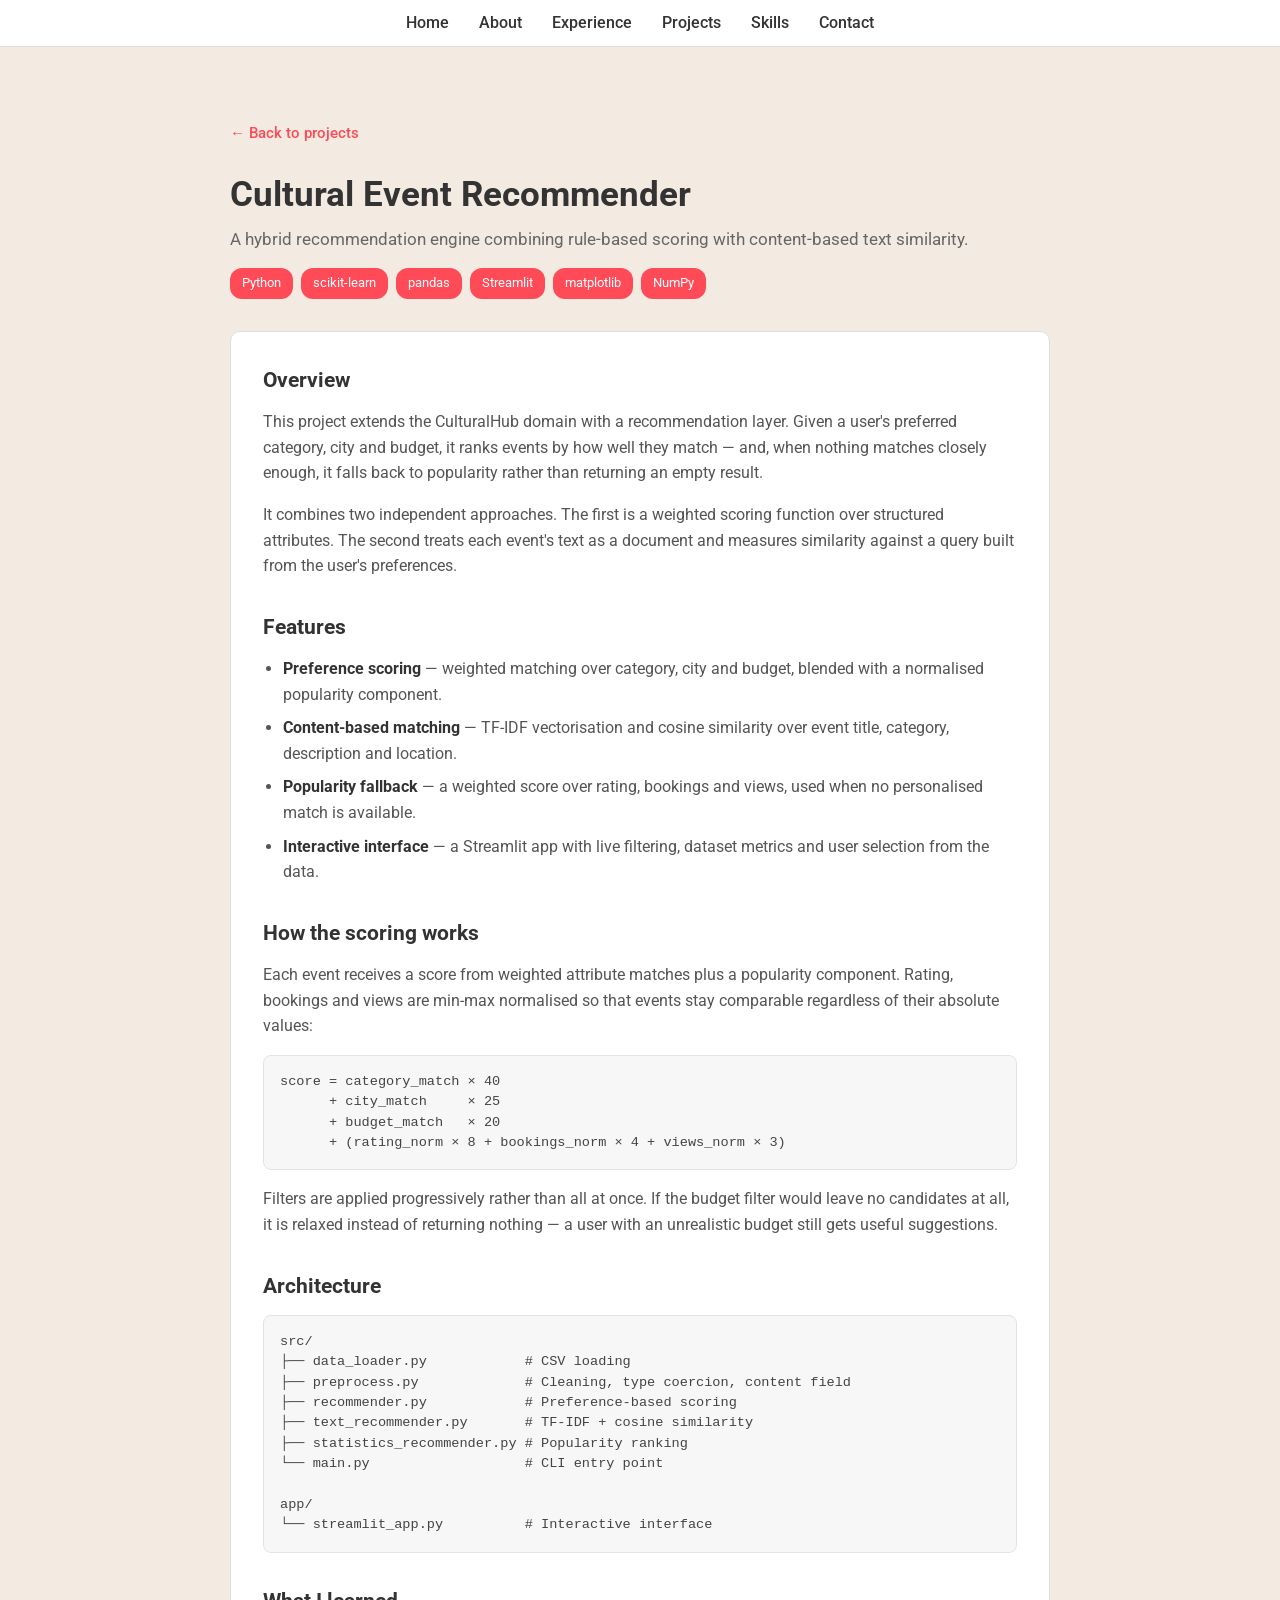
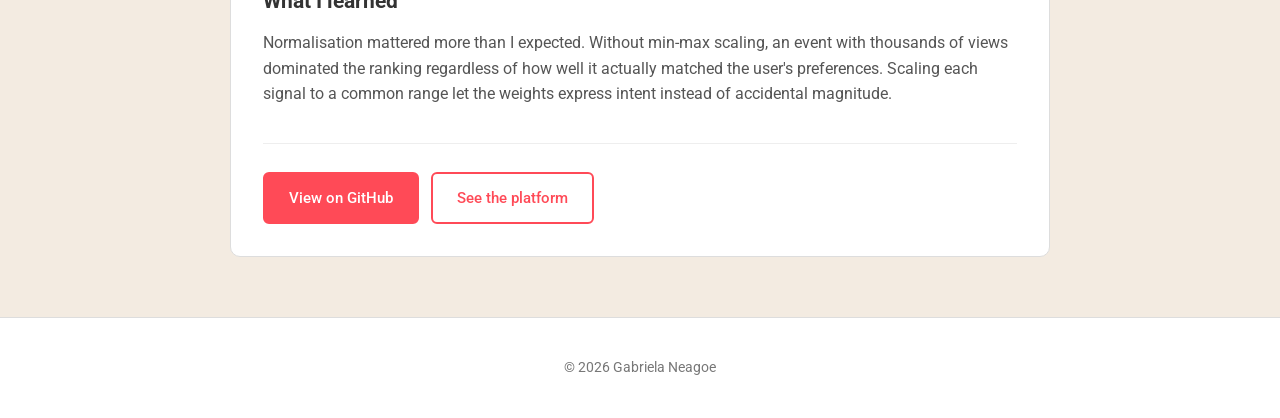
<file: projects/cultural-event-recommender.html>
<!DOCTYPE html>
<html lang="en">
<head>
    <meta charset="UTF-8">
    <meta name="viewport" content="width=device-width, initial-scale=1.0">
    <title>Cultural Event Recommender — Gabriela Neagoe</title>
    <link rel="stylesheet" href="../style.css">
    <link rel="stylesheet" href="../project-page.css">
    <link href="https://fonts.googleapis.com/css2?family=Roboto:wght@400;500;700&display=swap" rel="stylesheet">
</head>
<body>
    <header>
        <nav>
            <ul>
                <li><a href="../index.html#home">Home</a></li>
                <li><a href="../index.html#about">About</a></li>
                <li><a href="../index.html#experience">Experience</a></li>
                <li><a href="../index.html#projects">Projects</a></li>
                <li><a href="../index.html#skills">Skills</a></li>
                <li><a href="../index.html#contact">Contact</a></li>
            </ul>
        </nav>
    </header>

    <main class="project-page">
        <div class="project-page-inner">
            <a href="../index.html#projects" class="back-link">&larr; Back to projects</a>

            <h1 class="project-title">Cultural Event Recommender</h1>
            <p class="project-subtitle">A hybrid recommendation engine combining rule-based
               scoring with content-based text similarity.</p>

            <div class="project-stack">
                <span class="stack-chip">Python</span>
                <span class="stack-chip">scikit-learn</span>
                <span class="stack-chip">pandas</span>
                <span class="stack-chip">Streamlit</span>
                <span class="stack-chip">matplotlib</span>
                <span class="stack-chip">NumPy</span>
            </div>

            <div class="project-body">
                <h2>Overview</h2>
                <p>This project extends the CulturalHub domain with a recommendation layer.
                   Given a user's preferred category, city and budget, it ranks events by how
                   well they match — and, when nothing matches closely enough, it falls back
                   to popularity rather than returning an empty result.</p>

                <p>It combines two independent approaches. The first is a weighted scoring
                   function over structured attributes. The second treats each event's text
                   as a document and measures similarity against a query built from the
                   user's preferences.</p>

                <h2>Features</h2>
                <ul>
                    <li><strong>Preference scoring</strong> — weighted matching over category,
                        city and budget, blended with a normalised popularity component.</li>
                    <li><strong>Content-based matching</strong> — TF-IDF vectorisation and
                        cosine similarity over event title, category, description and location.</li>
                    <li><strong>Popularity fallback</strong> — a weighted score over rating,
                        bookings and views, used when no personalised match is available.</li>
                    <li><strong>Interactive interface</strong> — a Streamlit app with live
                        filtering, dataset metrics and user selection from the data.</li>
                </ul>

                <h2>How the scoring works</h2>
                <p>Each event receives a score from weighted attribute matches plus a
                   popularity component. Rating, bookings and views are min-max normalised so
                   that events stay comparable regardless of their absolute values:</p>

                <div class="code-block">score = category_match × 40
      + city_match     × 25
      + budget_match   × 20
      + (rating_norm × 8 + bookings_norm × 4 + views_norm × 3)</div>

                <p>Filters are applied progressively rather than all at once. If the budget
                   filter would leave no candidates at all, it is relaxed instead of
                   returning nothing — a user with an unrealistic budget still gets useful
                   suggestions.</p>

                <h2>Architecture</h2>
                <div class="code-block">src/
├── data_loader.py            # CSV loading
├── preprocess.py             # Cleaning, type coercion, content field
├── recommender.py            # Preference-based scoring
├── text_recommender.py       # TF-IDF + cosine similarity
├── statistics_recommender.py # Popularity ranking
└── main.py                   # CLI entry point

app/
└── streamlit_app.py          # Interactive interface</div>

                <h2>What I learned</h2>
                <p>Normalisation mattered more than I expected. Without min-max scaling, an
                   event with thousands of views dominated the ranking regardless of how well
                   it actually matched the user's preferences. Scaling each signal to a common
                   range let the weights express intent instead of accidental magnitude.</p>

                <div class="project-actions">
                    <a href="https://github.com/F1N3G/cultural_event_recommender" class="btn-primary" target="_blank" rel="noopener">View on GitHub</a>
                    <a href="cultural-hub.html" class="btn-outline">See the platform</a>
                </div>
            </div>
        </div>
    </main>

    <footer><p>&copy; 2026 Gabriela Neagoe</p></footer>
</body>
</html>
</file>
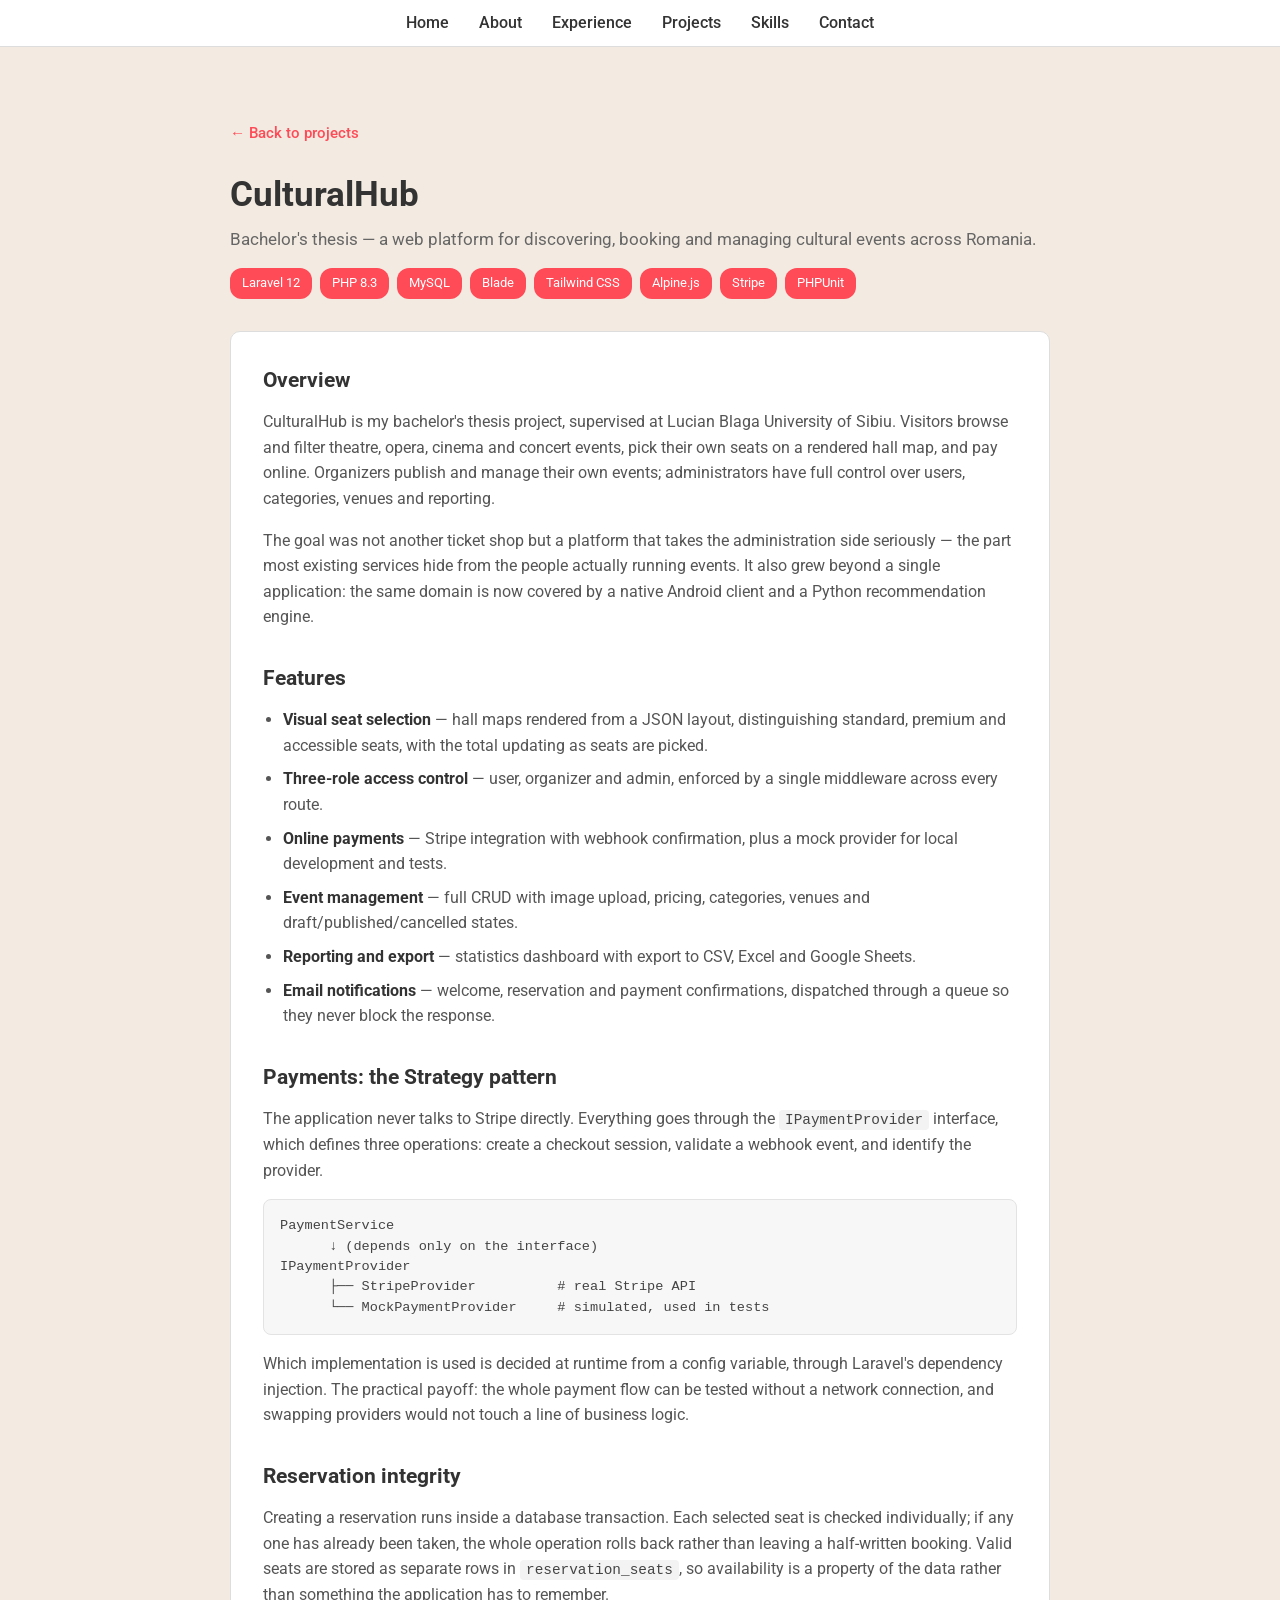
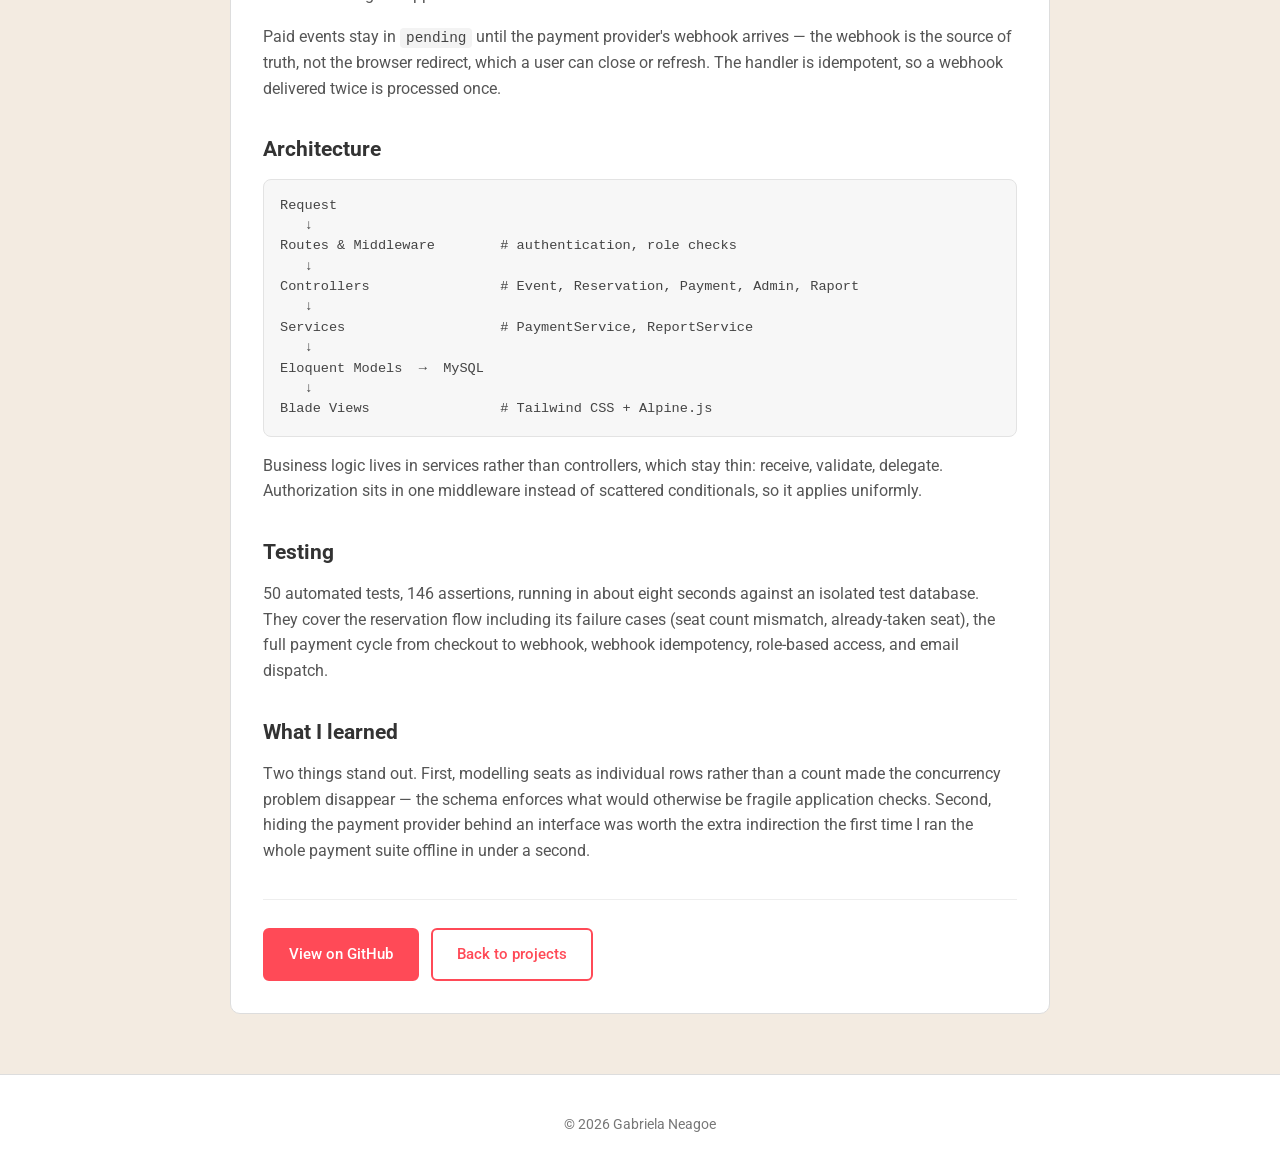
<file: projects/cultural-hub.html>
<!DOCTYPE html>
<html lang="en">
<head>
    <meta charset="UTF-8">
    <meta name="viewport" content="width=device-width, initial-scale=1.0">
    <title>CulturalHub — Gabriela Neagoe</title>
    <link rel="stylesheet" href="../style.css">
    <link rel="stylesheet" href="../project-page.css">
    <link href="https://fonts.googleapis.com/css2?family=Roboto:wght@400;500;700&display=swap" rel="stylesheet">
</head>
<body>
    <header>
        <nav>
            <ul>
                <li><a href="../index.html#home">Home</a></li>
                <li><a href="../index.html#about">About</a></li>
                <li><a href="../index.html#experience">Experience</a></li>
                <li><a href="../index.html#projects">Projects</a></li>
                <li><a href="../index.html#skills">Skills</a></li>
                <li><a href="../index.html#contact">Contact</a></li>
            </ul>
        </nav>
    </header>

    <main class="project-page">
        <div class="project-page-inner">
            <a href="../index.html#projects" class="back-link">&larr; Back to projects</a>

            <h1 class="project-title">CulturalHub</h1>
            <p class="project-subtitle">Bachelor's thesis — a web platform for discovering,
               booking and managing cultural events across Romania.</p>

            <div class="project-stack">
                <span class="stack-chip">Laravel 12</span>
                <span class="stack-chip">PHP 8.3</span>
                <span class="stack-chip">MySQL</span>
                <span class="stack-chip">Blade</span>
                <span class="stack-chip">Tailwind CSS</span>
                <span class="stack-chip">Alpine.js</span>
                <span class="stack-chip">Stripe</span>
                <span class="stack-chip">PHPUnit</span>
            </div>

            <div class="project-body">
                <h2>Overview</h2>
                <p>CulturalHub is my bachelor's thesis project, supervised at Lucian Blaga
                   University of Sibiu. Visitors browse and filter theatre, opera, cinema and
                   concert events, pick their own seats on a rendered hall map, and pay
                   online. Organizers publish and manage their own events; administrators
                   have full control over users, categories, venues and reporting.</p>

                <p>The goal was not another ticket shop but a platform that takes the
                   administration side seriously — the part most existing services hide from
                   the people actually running events. It also grew beyond a single
                   application: the same domain is now covered by a native Android client and
                   a Python recommendation engine.</p>

                <h2>Features</h2>
                <ul>
                    <li><strong>Visual seat selection</strong> — hall maps rendered from a
                        JSON layout, distinguishing standard, premium and accessible seats,
                        with the total updating as seats are picked.</li>
                    <li><strong>Three-role access control</strong> — user, organizer and
                        admin, enforced by a single middleware across every route.</li>
                    <li><strong>Online payments</strong> — Stripe integration with webhook
                        confirmation, plus a mock provider for local development and tests.</li>
                    <li><strong>Event management</strong> — full CRUD with image upload,
                        pricing, categories, venues and draft/published/cancelled states.</li>
                    <li><strong>Reporting and export</strong> — statistics dashboard with
                        export to CSV, Excel and Google Sheets.</li>
                    <li><strong>Email notifications</strong> — welcome, reservation and
                        payment confirmations, dispatched through a queue so they never
                        block the response.</li>
                </ul>

                <h2>Payments: the Strategy pattern</h2>
                <p>The application never talks to Stripe directly. Everything goes through
                   the <code>IPaymentProvider</code> interface, which defines three
                   operations: create a checkout session, validate a webhook event, and
                   identify the provider.</p>

                <div class="code-block">PaymentService
      ↓ (depends only on the interface)
IPaymentProvider
      ├── StripeProvider          # real Stripe API
      └── MockPaymentProvider     # simulated, used in tests</div>

                <p>Which implementation is used is decided at runtime from a config variable,
                   through Laravel's dependency injection. The practical payoff: the whole
                   payment flow can be tested without a network connection, and swapping
                   providers would not touch a line of business logic.</p>

                <h2>Reservation integrity</h2>
                <p>Creating a reservation runs inside a database transaction. Each selected
                   seat is checked individually; if any one has already been taken, the whole
                   operation rolls back rather than leaving a half-written booking. Valid
                   seats are stored as separate rows in <code>reservation_seats</code>, so
                   availability is a property of the data rather than something the
                   application has to remember.</p>

                <p>Paid events stay in <code>pending</code> until the payment provider's
                   webhook arrives — the webhook is the source of truth, not the browser
                   redirect, which a user can close or refresh. The handler is idempotent, so
                   a webhook delivered twice is processed once.</p>

                <h2>Architecture</h2>
                <div class="code-block">Request
   ↓
Routes &amp; Middleware        # authentication, role checks
   ↓
Controllers                # Event, Reservation, Payment, Admin, Raport
   ↓
Services                   # PaymentService, ReportService
   ↓
Eloquent Models  →  MySQL
   ↓
Blade Views                # Tailwind CSS + Alpine.js</div>

                <p>Business logic lives in services rather than controllers, which stay thin:
                   receive, validate, delegate. Authorization sits in one middleware instead
                   of scattered conditionals, so it applies uniformly.</p>

                <h2>Testing</h2>
                <p>50 automated tests, 146 assertions, running in about eight seconds against
                   an isolated test database. They cover the reservation flow including its
                   failure cases (seat count mismatch, already-taken seat), the full payment
                   cycle from checkout to webhook, webhook idempotency, role-based access,
                   and email dispatch.</p>

                <h2>What I learned</h2>
                <p>Two things stand out. First, modelling seats as individual rows rather
                   than a count made the concurrency problem disappear — the schema enforces
                   what would otherwise be fragile application checks. Second, hiding the
                   payment provider behind an interface was worth the extra indirection the
                   first time I ran the whole payment suite offline in under a second.</p>

                <div class="project-actions">
                    <a href="https://github.com/F1N3G/cultural-hub" class="btn-primary" target="_blank" rel="noopener">View on GitHub</a>
                    <a href="../index.html#projects" class="btn-outline">Back to projects</a>
                </div>
            </div>
        </div>
    </main>

    <footer><p>&copy; 2026 Gabriela Neagoe</p></footer>
</body>
</html>
</file>
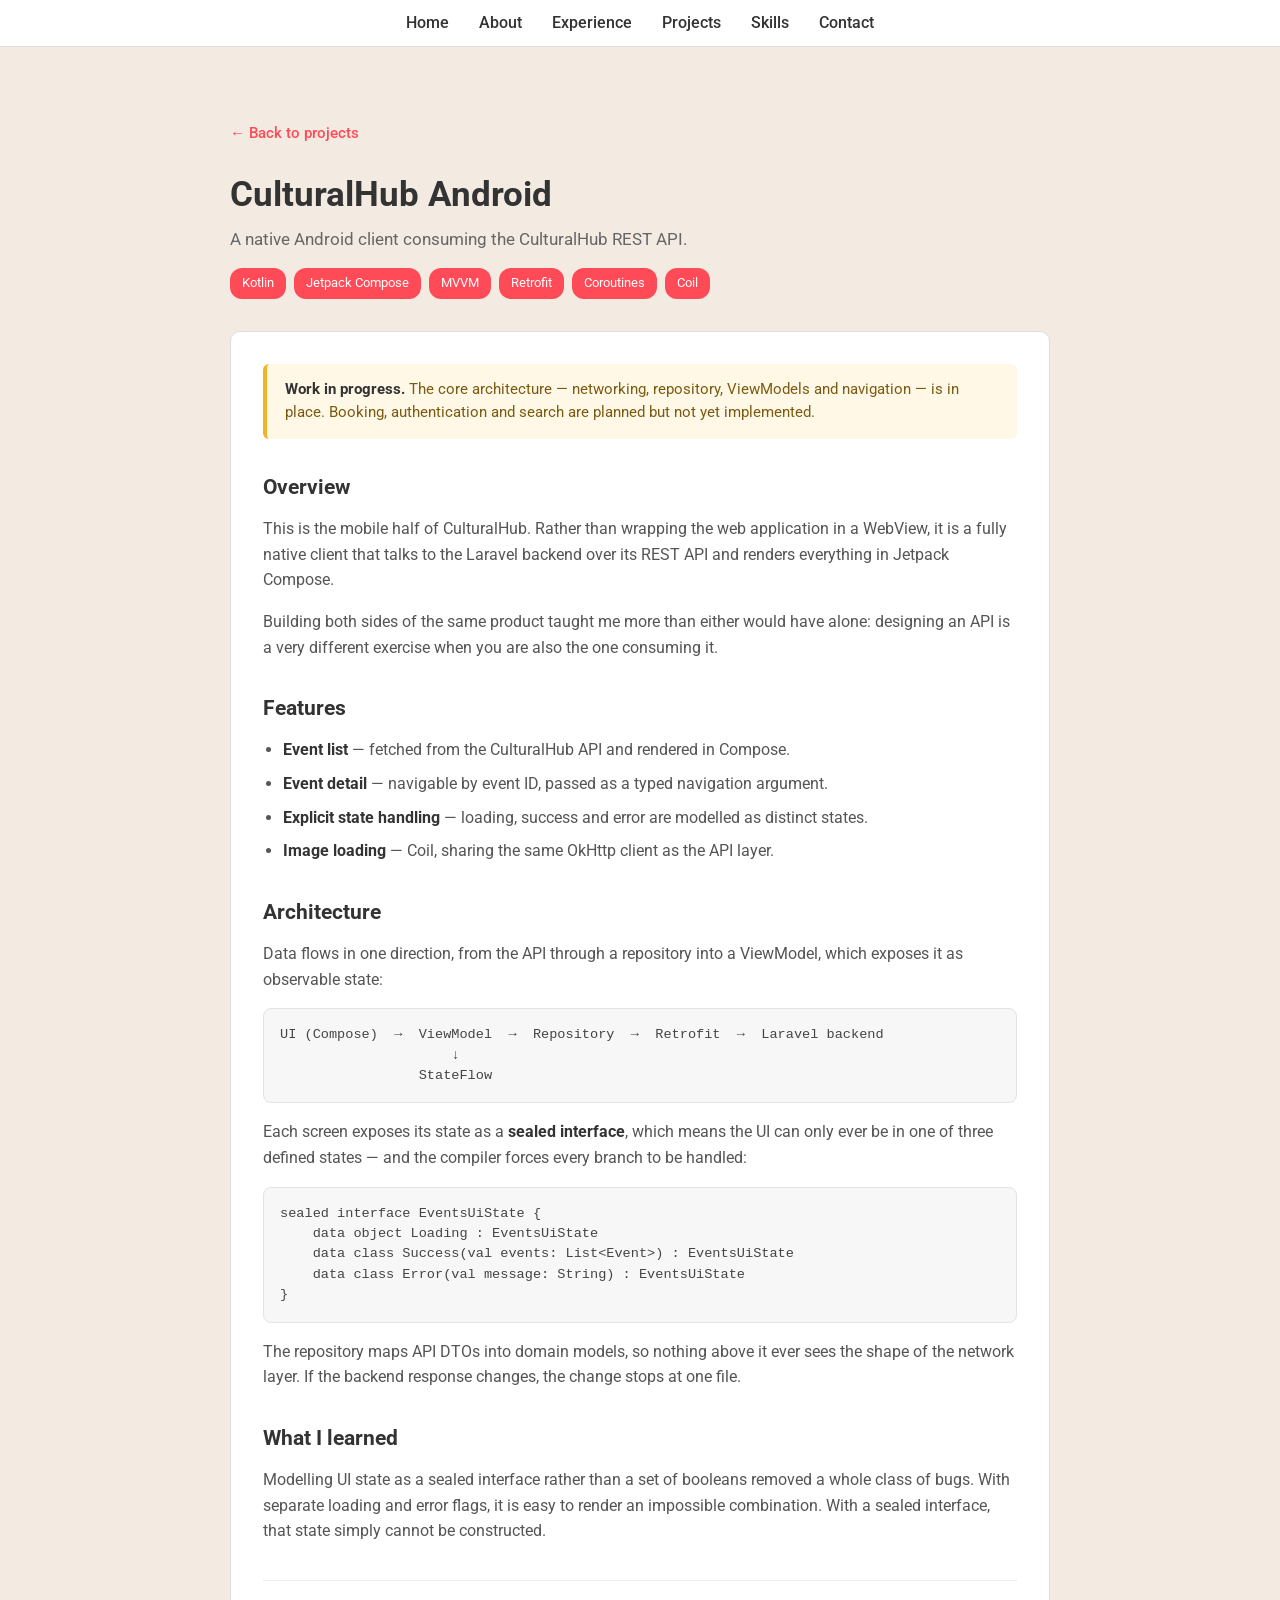
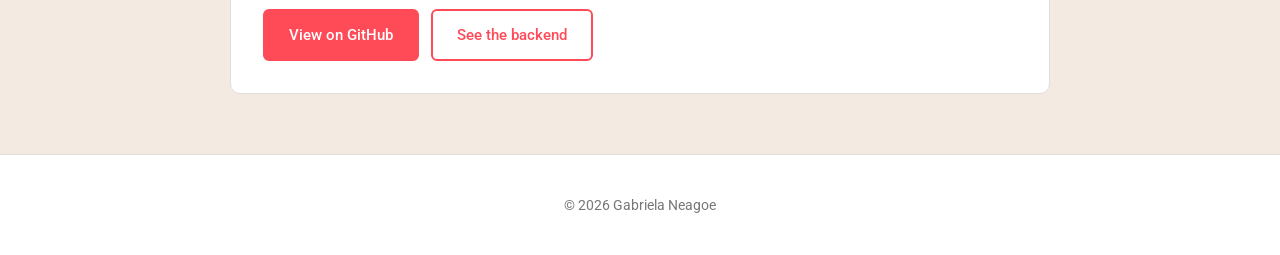
<file: projects/culturalhub-android.html>
<!DOCTYPE html>
<html lang="en">
<head>
    <meta charset="UTF-8">
    <meta name="viewport" content="width=device-width, initial-scale=1.0">
    <title>CulturalHub Android — Gabriela Neagoe</title>
    <link rel="stylesheet" href="../style.css">
    <link rel="stylesheet" href="../project-page.css">
    <link href="https://fonts.googleapis.com/css2?family=Roboto:wght@400;500;700&display=swap" rel="stylesheet">
</head>
<body>
    <header>
        <nav>
            <ul>
                <li><a href="../index.html#home">Home</a></li>
                <li><a href="../index.html#about">About</a></li>
                <li><a href="../index.html#experience">Experience</a></li>
                <li><a href="../index.html#projects">Projects</a></li>
                <li><a href="../index.html#skills">Skills</a></li>
                <li><a href="../index.html#contact">Contact</a></li>
            </ul>
        </nav>
    </header>

    <main class="project-page">
        <div class="project-page-inner">
            <a href="../index.html#projects" class="back-link">&larr; Back to projects</a>

            <h1 class="project-title">CulturalHub Android</h1>
            <p class="project-subtitle">A native Android client consuming the CulturalHub REST API.</p>

            <div class="project-stack">
                <span class="stack-chip">Kotlin</span>
                <span class="stack-chip">Jetpack Compose</span>
                <span class="stack-chip">MVVM</span>
                <span class="stack-chip">Retrofit</span>
                <span class="stack-chip">Coroutines</span>
                <span class="stack-chip">Coil</span>
            </div>

            <div class="project-body">
                <div class="status-note">
                    <strong>Work in progress.</strong> The core architecture — networking,
                    repository, ViewModels and navigation — is in place. Booking,
                    authentication and search are planned but not yet implemented.
                </div>

                <h2>Overview</h2>
                <p>This is the mobile half of CulturalHub. Rather than wrapping the web
                   application in a WebView, it is a fully native client that talks to the
                   Laravel backend over its REST API and renders everything in Jetpack Compose.</p>

                <p>Building both sides of the same product taught me more than either would
                   have alone: designing an API is a very different exercise when you are
                   also the one consuming it.</p>

                <h2>Features</h2>
                <ul>
                    <li><strong>Event list</strong> — fetched from the CulturalHub API and rendered in Compose.</li>
                    <li><strong>Event detail</strong> — navigable by event ID, passed as a typed navigation argument.</li>
                    <li><strong>Explicit state handling</strong> — loading, success and error are modelled as distinct states.</li>
                    <li><strong>Image loading</strong> — Coil, sharing the same OkHttp client as the API layer.</li>
                </ul>

                <h2>Architecture</h2>
                <p>Data flows in one direction, from the API through a repository into a
                   ViewModel, which exposes it as observable state:</p>

                <div class="code-block">UI (Compose)  →  ViewModel  →  Repository  →  Retrofit  →  Laravel backend
                     ↓
                 StateFlow</div>

                <p>Each screen exposes its state as a <strong>sealed interface</strong>,
                   which means the UI can only ever be in one of three defined states — and
                   the compiler forces every branch to be handled:</p>

                <div class="code-block">sealed interface EventsUiState {
    data object Loading : EventsUiState
    data class Success(val events: List&lt;Event&gt;) : EventsUiState
    data class Error(val message: String) : EventsUiState
}</div>

                <p>The repository maps API DTOs into domain models, so nothing above it ever
                   sees the shape of the network layer. If the backend response changes, the
                   change stops at one file.</p>

                <h2>What I learned</h2>
                <p>Modelling UI state as a sealed interface rather than a set of booleans
                   removed a whole class of bugs. With separate loading and error flags, it
                   is easy to render an impossible combination. With a sealed interface, that
                   state simply cannot be constructed.</p>

                <div class="project-actions">
                    <a href="https://github.com/F1N3G/culturalhub-android" class="btn-primary" target="_blank" rel="noopener">View on GitHub</a>
                    <a href="cultural-hub.html" class="btn-outline">See the backend</a>
                </div>
            </div>
        </div>
    </main>

    <footer><p>&copy; 2026 Gabriela Neagoe</p></footer>
</body>
</html>
</file>
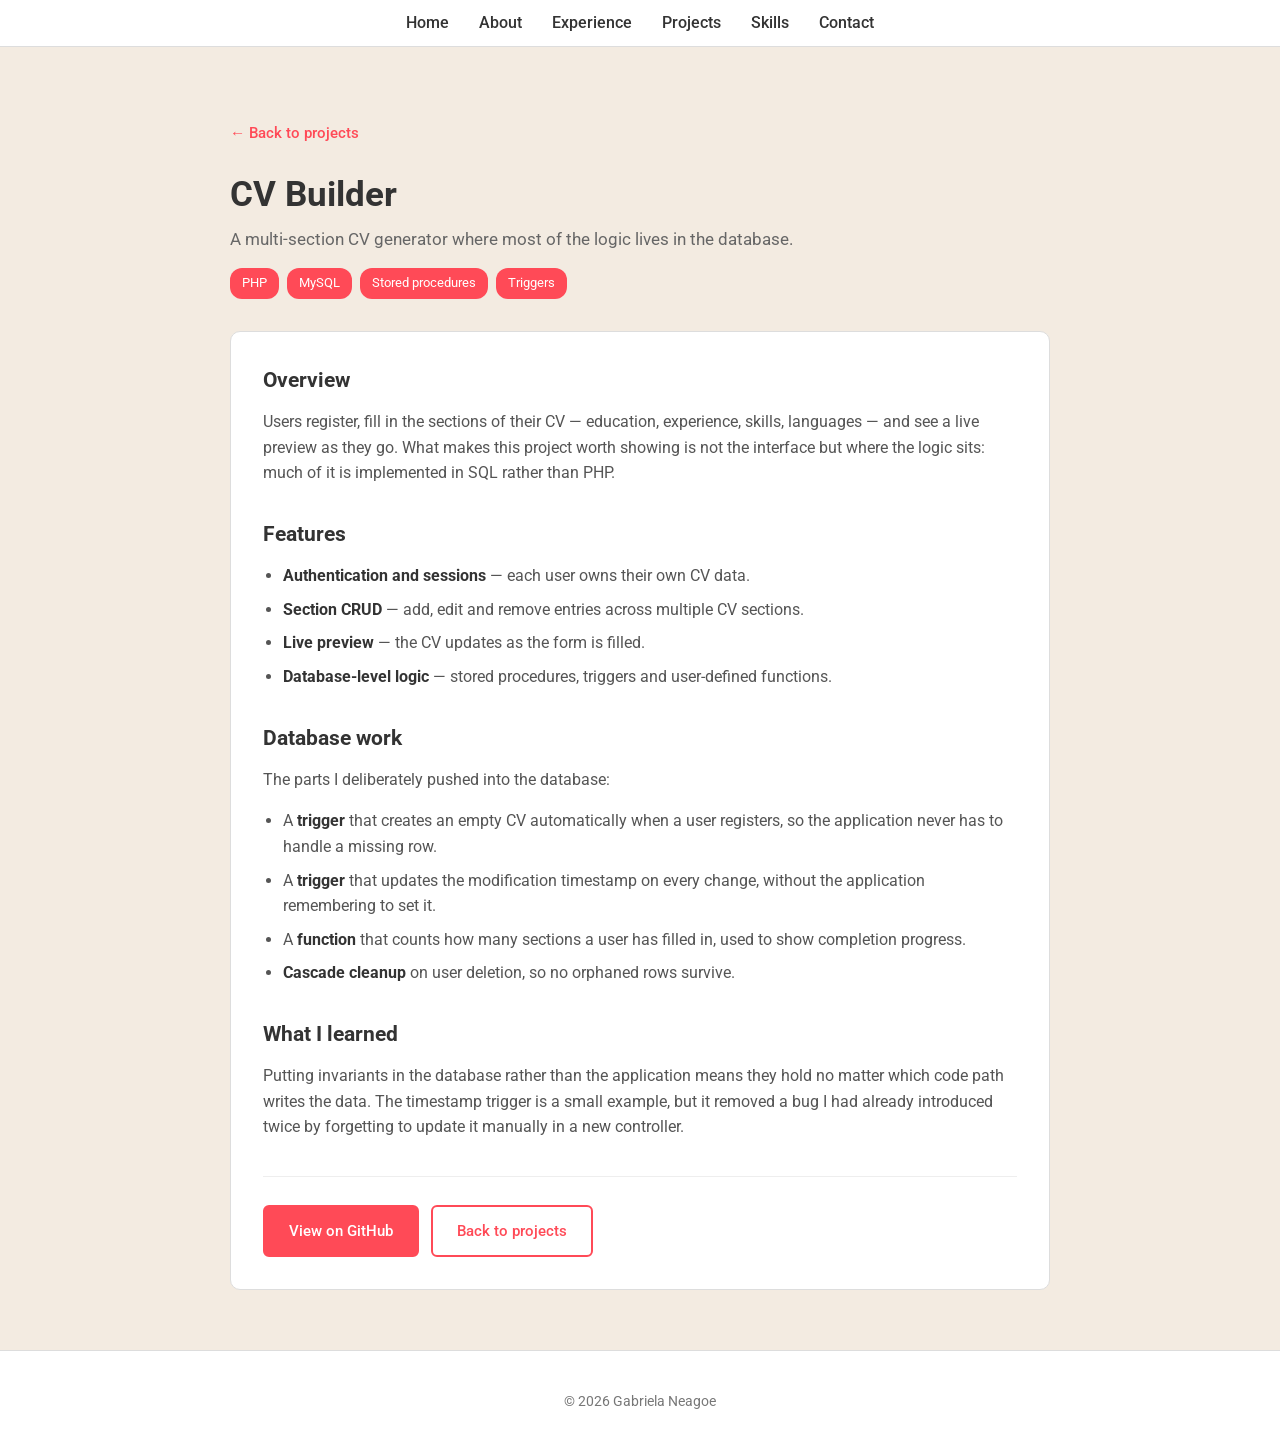
<file: projects/cv-builder.html>
<!DOCTYPE html>
<html lang="en">
<head>
    <meta charset="UTF-8">
    <meta name="viewport" content="width=device-width, initial-scale=1.0">
    <title>CV Builder — Gabriela Neagoe</title>
    <link rel="stylesheet" href="../style.css">
    <link rel="stylesheet" href="../project-page.css">
    <link href="https://fonts.googleapis.com/css2?family=Roboto:wght@400;500;700&display=swap" rel="stylesheet">
</head>
<body>
    <header>
        <nav>
            <ul>
                <li><a href="../index.html#home">Home</a></li>
                <li><a href="../index.html#about">About</a></li>
                <li><a href="../index.html#experience">Experience</a></li>
                <li><a href="../index.html#projects">Projects</a></li>
                <li><a href="../index.html#skills">Skills</a></li>
                <li><a href="../index.html#contact">Contact</a></li>
            </ul>
        </nav>
    </header>

    <main class="project-page">
        <div class="project-page-inner">
            <a href="../index.html#projects" class="back-link">&larr; Back to projects</a>

            <h1 class="project-title">CV Builder</h1>
            <p class="project-subtitle">A multi-section CV generator where most of the logic
               lives in the database.</p>

            <div class="project-stack">
                <span class="stack-chip">PHP</span>
                <span class="stack-chip">MySQL</span>
                <span class="stack-chip">Stored procedures</span>
                <span class="stack-chip">Triggers</span>
            </div>

            <div class="project-body">
                <h2>Overview</h2>
                <p>Users register, fill in the sections of their CV — education, experience,
                   skills, languages — and see a live preview as they go. What makes this
                   project worth showing is not the interface but where the logic sits: much
                   of it is implemented in SQL rather than PHP.</p>

                <h2>Features</h2>
                <ul>
                    <li><strong>Authentication and sessions</strong> — each user owns their
                        own CV data.</li>
                    <li><strong>Section CRUD</strong> — add, edit and remove entries across
                        multiple CV sections.</li>
                    <li><strong>Live preview</strong> — the CV updates as the form is filled.</li>
                    <li><strong>Database-level logic</strong> — stored procedures, triggers
                        and user-defined functions.</li>
                </ul>

                <h2>Database work</h2>
                <p>The parts I deliberately pushed into the database:</p>
                <ul>
                    <li>A <strong>trigger</strong> that creates an empty CV automatically when
                        a user registers, so the application never has to handle a missing row.</li>
                    <li>A <strong>trigger</strong> that updates the modification timestamp on
                        every change, without the application remembering to set it.</li>
                    <li>A <strong>function</strong> that counts how many sections a user has
                        filled in, used to show completion progress.</li>
                    <li><strong>Cascade cleanup</strong> on user deletion, so no orphaned rows
                        survive.</li>
                </ul>

                <h2>What I learned</h2>
                <p>Putting invariants in the database rather than the application means they
                   hold no matter which code path writes the data. The timestamp trigger is a
                   small example, but it removed a bug I had already introduced twice by
                   forgetting to update it manually in a new controller.</p>

                <div class="project-actions">
                    <a href="https://github.com/F1N3G/CV_Builder" class="btn-primary" target="_blank" rel="noopener">View on GitHub</a>
                    <a href="../index.html#projects" class="btn-outline">Back to projects</a>
                </div>
            </div>
        </div>
    </main>

    <footer><p>&copy; 2026 Gabriela Neagoe</p></footer>
</body>
</html>
</file>
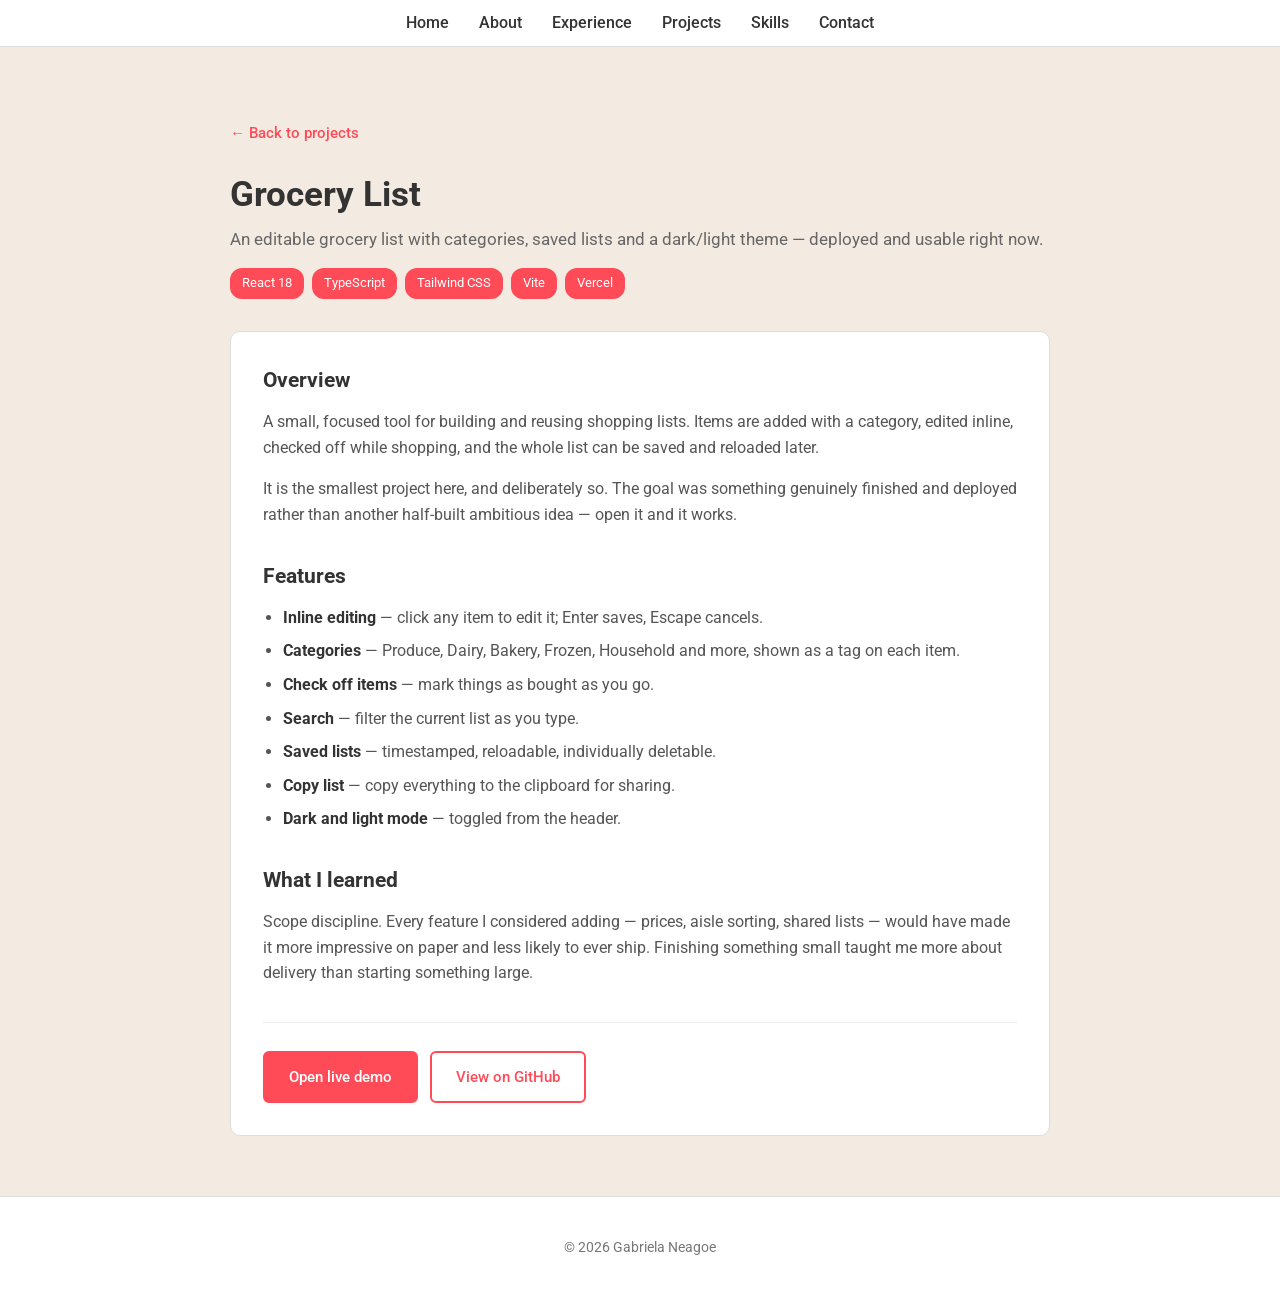
<file: projects/grocery-list.html>
<!DOCTYPE html>
<html lang="en">
<head>
    <meta charset="UTF-8">
    <meta name="viewport" content="width=device-width, initial-scale=1.0">
    <title>Grocery List — Gabriela Neagoe</title>
    <link rel="stylesheet" href="../style.css">
    <link rel="stylesheet" href="../project-page.css">
    <link href="https://fonts.googleapis.com/css2?family=Roboto:wght@400;500;700&display=swap" rel="stylesheet">
</head>
<body>
    <header>
        <nav>
            <ul>
                <li><a href="../index.html#home">Home</a></li>
                <li><a href="../index.html#about">About</a></li>
                <li><a href="../index.html#experience">Experience</a></li>
                <li><a href="../index.html#projects">Projects</a></li>
                <li><a href="../index.html#skills">Skills</a></li>
                <li><a href="../index.html#contact">Contact</a></li>
            </ul>
        </nav>
    </header>

    <main class="project-page">
        <div class="project-page-inner">
            <a href="../index.html#projects" class="back-link">&larr; Back to projects</a>

            <h1 class="project-title">Grocery List</h1>
            <p class="project-subtitle">An editable grocery list with categories, saved lists
               and a dark/light theme — deployed and usable right now.</p>

            <div class="project-stack">
                <span class="stack-chip">React 18</span>
                <span class="stack-chip">TypeScript</span>
                <span class="stack-chip">Tailwind CSS</span>
                <span class="stack-chip">Vite</span>
                <span class="stack-chip">Vercel</span>
            </div>

            <div class="project-body">
                <h2>Overview</h2>
                <p>A small, focused tool for building and reusing shopping lists. Items are
                   added with a category, edited inline, checked off while shopping, and the
                   whole list can be saved and reloaded later.</p>

                <p>It is the smallest project here, and deliberately so. The goal was
                   something genuinely finished and deployed rather than another half-built
                   ambitious idea — open it and it works.</p>

                <h2>Features</h2>
                <ul>
                    <li><strong>Inline editing</strong> — click any item to edit it; Enter
                        saves, Escape cancels.</li>
                    <li><strong>Categories</strong> — Produce, Dairy, Bakery, Frozen,
                        Household and more, shown as a tag on each item.</li>
                    <li><strong>Check off items</strong> — mark things as bought as you go.</li>
                    <li><strong>Search</strong> — filter the current list as you type.</li>
                    <li><strong>Saved lists</strong> — timestamped, reloadable, individually
                        deletable.</li>
                    <li><strong>Copy list</strong> — copy everything to the clipboard for sharing.</li>
                    <li><strong>Dark and light mode</strong> — toggled from the header.</li>
                </ul>

                <h2>What I learned</h2>
                <p>Scope discipline. Every feature I considered adding — prices, aisle
                   sorting, shared lists — would have made it more impressive on paper and
                   less likely to ever ship. Finishing something small taught me more about
                   delivery than starting something large.</p>

                <div class="project-actions">
                    <a href="https://project-food-one.vercel.app/" class="btn-primary" target="_blank" rel="noopener">Open live demo</a>
                    <a href="https://github.com/F1N3G/project_food" class="btn-outline" target="_blank" rel="noopener">View on GitHub</a>
                </div>
            </div>
        </div>
    </main>

    <footer><p>&copy; 2026 Gabriela Neagoe</p></footer>
</body>
</html>
</file>
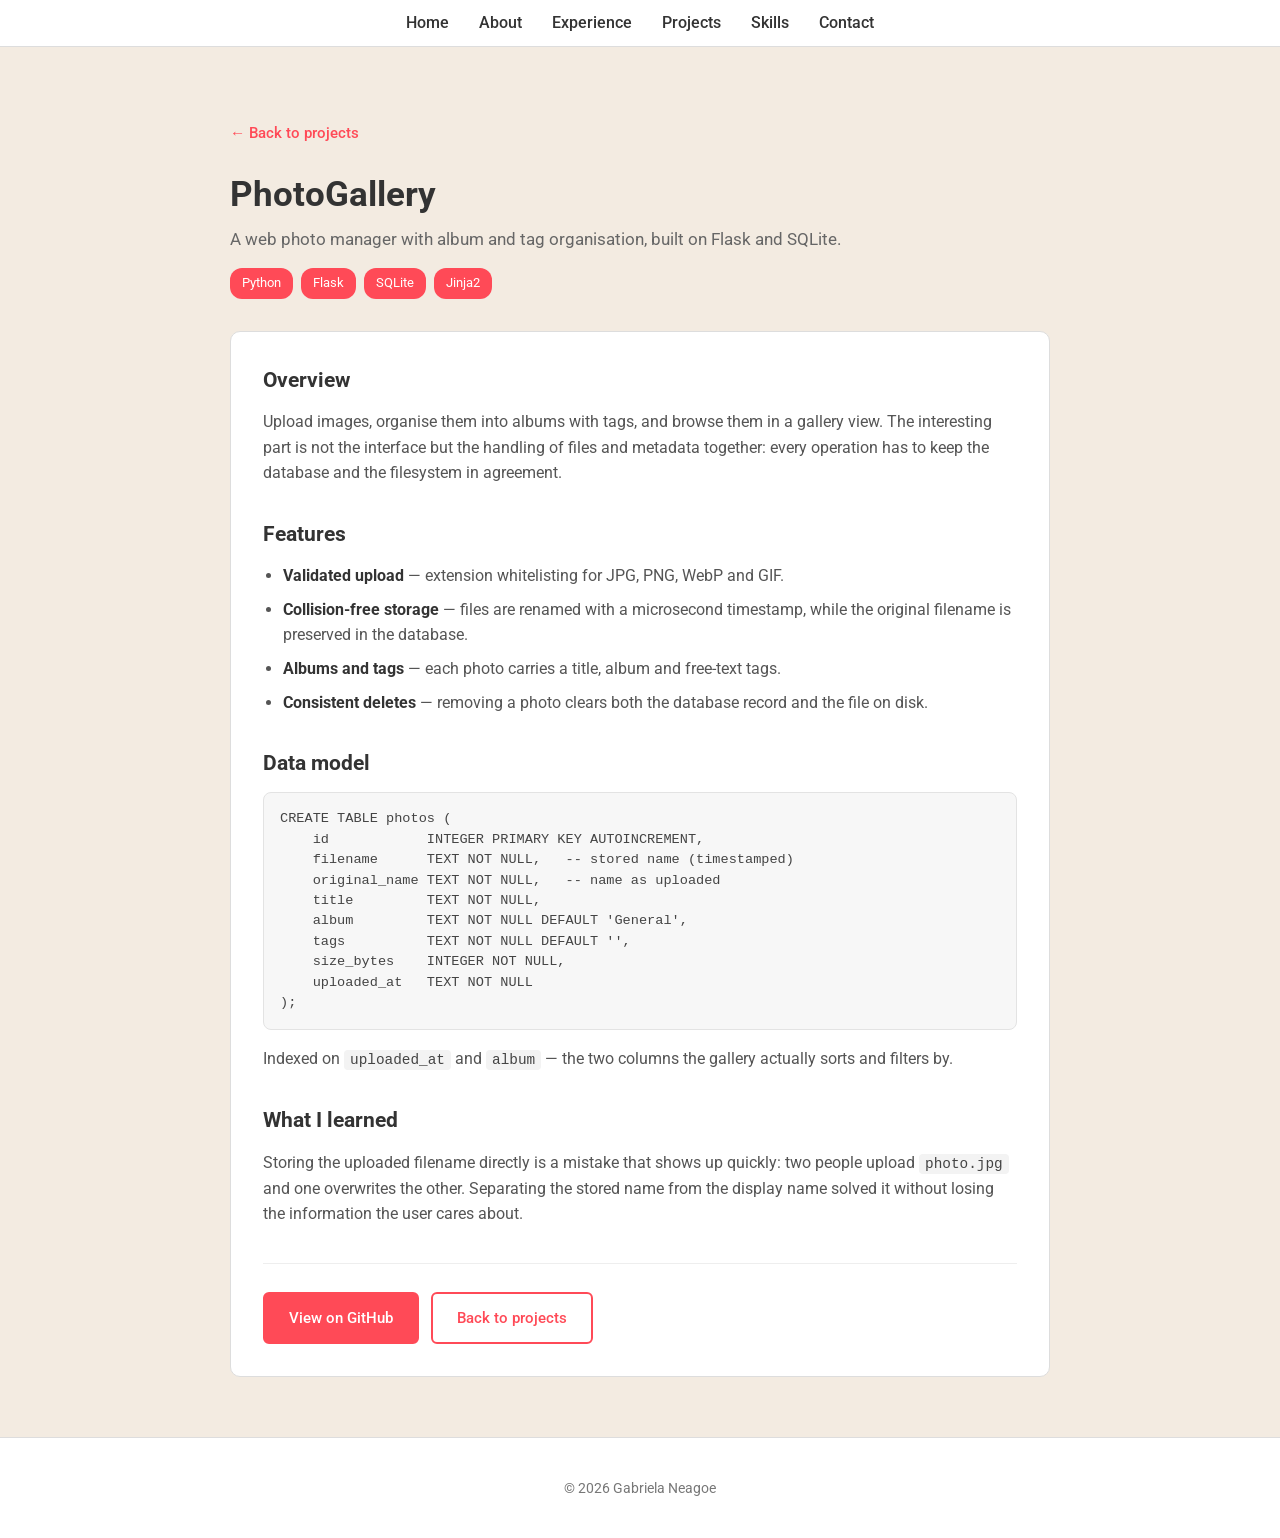
<file: projects/photogallery.html>
<!DOCTYPE html>
<html lang="en">
<head>
    <meta charset="UTF-8">
    <meta name="viewport" content="width=device-width, initial-scale=1.0">
    <title>PhotoGallery — Gabriela Neagoe</title>
    <link rel="stylesheet" href="../style.css">
    <link rel="stylesheet" href="../project-page.css">
    <link href="https://fonts.googleapis.com/css2?family=Roboto:wght@400;500;700&display=swap" rel="stylesheet">
</head>
<body>
    <header>
        <nav>
            <ul>
                <li><a href="../index.html#home">Home</a></li>
                <li><a href="../index.html#about">About</a></li>
                <li><a href="../index.html#experience">Experience</a></li>
                <li><a href="../index.html#projects">Projects</a></li>
                <li><a href="../index.html#skills">Skills</a></li>
                <li><a href="../index.html#contact">Contact</a></li>
            </ul>
        </nav>
    </header>

    <main class="project-page">
        <div class="project-page-inner">
            <a href="../index.html#projects" class="back-link">&larr; Back to projects</a>

            <h1 class="project-title">PhotoGallery</h1>
            <p class="project-subtitle">A web photo manager with album and tag organisation,
               built on Flask and SQLite.</p>

            <div class="project-stack">
                <span class="stack-chip">Python</span>
                <span class="stack-chip">Flask</span>
                <span class="stack-chip">SQLite</span>
                <span class="stack-chip">Jinja2</span>
            </div>

            <div class="project-body">
                <h2>Overview</h2>
                <p>Upload images, organise them into albums with tags, and browse them in a
                   gallery view. The interesting part is not the interface but the handling
                   of files and metadata together: every operation has to keep the database
                   and the filesystem in agreement.</p>

                <h2>Features</h2>
                <ul>
                    <li><strong>Validated upload</strong> — extension whitelisting for JPG,
                        PNG, WebP and GIF.</li>
                    <li><strong>Collision-free storage</strong> — files are renamed with a
                        microsecond timestamp, while the original filename is preserved in
                        the database.</li>
                    <li><strong>Albums and tags</strong> — each photo carries a title, album
                        and free-text tags.</li>
                    <li><strong>Consistent deletes</strong> — removing a photo clears both
                        the database record and the file on disk.</li>
                </ul>

                <h2>Data model</h2>
                <div class="code-block">CREATE TABLE photos (
    id            INTEGER PRIMARY KEY AUTOINCREMENT,
    filename      TEXT NOT NULL,   -- stored name (timestamped)
    original_name TEXT NOT NULL,   -- name as uploaded
    title         TEXT NOT NULL,
    album         TEXT NOT NULL DEFAULT 'General',
    tags          TEXT NOT NULL DEFAULT '',
    size_bytes    INTEGER NOT NULL,
    uploaded_at   TEXT NOT NULL
);</div>

                <p>Indexed on <code>uploaded_at</code> and <code>album</code> — the two
                   columns the gallery actually sorts and filters by.</p>

                <h2>What I learned</h2>
                <p>Storing the uploaded filename directly is a mistake that shows up quickly:
                   two people upload <code>photo.jpg</code> and one overwrites the other.
                   Separating the stored name from the display name solved it without losing
                   the information the user cares about.</p>

                <div class="project-actions">
                    <a href="https://github.com/F1N3G/PhotoGallery" class="btn-primary" target="_blank" rel="noopener">View on GitHub</a>
                    <a href="../index.html#projects" class="btn-outline">Back to projects</a>
                </div>
            </div>
        </div>
    </main>

    <footer><p>&copy; 2026 Gabriela Neagoe</p></footer>
</body>
</html>
</file>
<file: style.css>
html {
    scroll-behavior: smooth;
}

body {
    margin: 0;
    font-family: 'Roboto', sans-serif;
    color: #333;
    background-color: #f3ebe1;
    line-height: 1.6;
}

header {
    position: fixed;
    width: 100%;
    background: #fff;
    border-bottom: 1px solid #ddd;
    z-index: 1000;
    padding: 10px 0;
}

nav ul {
    list-style: none;
    display: flex;
    justify-content: center;
    padding: 0;
    margin: 0;
    flex-wrap: wrap;
}

nav ul li {
    margin: 0 15px;
}

nav ul li a {
    text-decoration: none;
    color: #333;
    font-weight: 500;
    transition: color 0.2s;
}

nav ul li a:hover {
    color: #ff4a57;
}

/* --- Hero --- */
.split-screen {
    display: flex;
    min-height: 100vh;
    align-items: center;
    justify-content: space-around;
    padding: 100px 20px 40px;
    box-sizing: border-box;
    gap: 40px;
}

.left-panel, .right-panel {
    flex: 1;
    display: flex;
    align-items: center;
    justify-content: center;
    box-sizing: border-box;
}

.panel-content {
    max-width: 480px;
}

.panel-content h1 {
    font-size: 2.6em;
    margin: 0 0 16px;
    line-height: 1.2;
}

.tagline {
    font-size: 1.1em;
    color: #555;
    margin-bottom: 24px;
}

.right-panel img {
    max-width: 100%;
    height: auto;
    border-radius: 10px;
}

.highlight {
    color: #ff4a57;
}

button {
    padding: 12px 24px;
    background: #ff4a57;
    color: #fff;
    border: none;
    border-radius: 6px;
    cursor: pointer;
    font-size: 1em;
    font-family: inherit;
    transition: background 0.3s;
}

button:hover {
    background: #ff6b7b;
}

/* --- Sections --- */
.section-block {
    padding: 80px 20px;
    box-sizing: border-box;
}

.section-inner {
    max-width: 1100px;
    margin: 0 auto;
    width: 100%;
}

.section-inner.narrow {
    max-width: 760px;
}

.section-block h2 {
    font-size: 2em;
    margin: 0 0 16px;
}

.section-lead {
    color: #666;
    margin-bottom: 28px;
}

.section-lead a, .section-inner p a {
    color: #ff4a57;
    font-weight: 500;
}

/* --- Projects --- */
.projects-grid {
    display: grid;
    grid-template-columns: repeat(auto-fit, minmax(300px, 1fr));
    gap: 20px;
}

.project-link {
    text-decoration: none;
    color: inherit;
}

.project-card {
    display: flex;
    flex-direction: column;
    height: 100%;
    border: 1px solid #ddd;
    border-radius: 10px;
    overflow: hidden;
    transition: transform 0.3s, box-shadow 0.3s;
    background: #fff;
    box-shadow: 0 2px 8px rgba(0, 0, 0, 0.08);
}

.project-card:hover {
    transform: translateY(-5px);
    box-shadow: 0 8px 25px rgba(0, 0, 0, 0.15);
}

.project-info {
    padding: 20px;
    flex-grow: 1;
    display: flex;
    flex-direction: column;
}

.project-info h3 {
    margin: 0 0 10px;
    color: #333;
    font-size: 1.15em;
}

.project-info p {
    margin: 0 0 16px;
    flex-grow: 1;
    font-size: 0.92em;
    color: #666;
}

.tech-stack {
    display: inline-block;
    background: #ff4a57;
    color: #fff;
    padding: 5px 10px;
    border-radius: 12px;
    font-size: 0.78em;
    align-self: flex-start;
}

.live-badge {
    display: inline-block;
    background: #2ecc71;
    color: #fff;
    font-size: 0.6em;
    padding: 3px 8px;
    border-radius: 10px;
    vertical-align: middle;
    margin-left: 6px;
    text-transform: uppercase;
    letter-spacing: 0.5px;
}

/* --- Skills --- */
.skills-grid {
    display: grid;
    grid-template-columns: repeat(auto-fit, minmax(250px, 1fr));
    gap: 20px;
    margin-top: 24px;
}

.skill-item {
    background: #fff;
    padding: 20px;
    border: 1px solid #ddd;
    border-radius: 10px;
}

.skill-item h3 {
    margin: 0 0 8px;
    font-size: 1.05em;
    color: #ff4a57;
}

.skill-item p {
    margin: 0;
    font-size: 0.92em;
    color: #666;
}

/* --- Contact --- */
.contact-list {
    list-style: none;
    padding: 0;
    margin-top: 24px;
}

.contact-list li {
    margin-bottom: 12px;
}

.contact-list a {
    color: #ff4a57;
    font-weight: 500;
    text-decoration: none;
}

.contact-list a:hover {
    text-decoration: underline;
}

footer {
    text-align: center;
    padding: 24px;
    background: #fff;
    border-top: 1px solid #ddd;
    color: #777;
    font-size: 0.9em;
}

/* --- Responsive --- */
@media (max-width: 768px) {
    .split-screen {
        flex-direction: column-reverse;
        text-align: center;
        gap: 24px;
    }

    .panel-content h1 {
        font-size: 2em;
    }

    .right-panel img {
        max-width: 260px;
    }

    nav ul li {
        margin: 0 10px;
    }
}
</file>
<file: project-page.css>
.project-page { padding: 120px 20px 60px; }
.project-page-inner { max-width: 820px; margin: 0 auto; }

.back-link {
    display: inline-block; margin-bottom: 28px; color: #ff4a57;
    text-decoration: none; font-weight: 500; font-size: 0.95em;
    transition: transform 0.2s;
}
.back-link:hover { transform: translateX(-4px); }

.project-title { font-size: 2.2em; margin: 0 0 10px; line-height: 1.2; }
.project-subtitle { color: #666; font-size: 1.05em; margin: 0 0 16px; }

.project-stack { display: flex; flex-wrap: wrap; gap: 8px; margin-bottom: 32px; }
.stack-chip {
    background: #ff4a57; color: #fff; padding: 5px 12px;
    border-radius: 12px; font-size: 0.8em;
}

.project-body {
    background: #fff; border: 1px solid #ddd;
    border-radius: 10px; padding: 32px;
}
.project-body h2 { font-size: 1.3em; margin: 32px 0 12px; }
.project-body h2:first-child { margin-top: 0; }
.project-body p { color: #555; margin: 0 0 16px; }
.project-body ul { color: #555; padding-left: 20px; margin: 0 0 16px; }
.project-body li { margin-bottom: 8px; }
.project-body strong { color: #333; }
.project-body code {
    background: #f3f3f3; padding: 2px 6px; border-radius: 4px;
    font-family: 'Courier New', monospace; font-size: 0.9em; color: #444;
}

.code-block {
    background: #f7f7f7; border: 1px solid #e3e3e3; border-radius: 8px;
    padding: 16px; overflow-x: auto; font-family: 'Courier New', monospace;
    font-size: 0.85em; color: #444; line-height: 1.5;
    margin: 0 0 16px; white-space: pre;
}

.project-actions {
    display: flex; gap: 12px; flex-wrap: wrap; margin-top: 36px;
    padding-top: 28px; border-top: 1px solid #eee;
}
.btn-primary, .btn-outline {
    display: inline-block; padding: 12px 24px; border-radius: 6px;
    text-decoration: none; font-size: 0.95em; font-weight: 500;
    transition: background 0.3s, color 0.3s;
}
.btn-primary { background: #ff4a57; color: #fff; border: 2px solid #ff4a57; }
.btn-primary:hover { background: #ff6b7b; border-color: #ff6b7b; }
.btn-outline { background: transparent; color: #ff4a57; border: 2px solid #ff4a57; }
.btn-outline:hover { background: #ff4a57; color: #fff; }

.status-note {
    background: #fff8e6; border-left: 4px solid #f0b429;
    padding: 14px 18px; border-radius: 6px; margin-bottom: 24px;
    color: #7a5a10; font-size: 0.92em;
}

.card-cta {
    display: block; margin-top: 12px; color: #ff4a57;
    font-size: 0.88em; font-weight: 500; transition: transform 0.2s;
}
.project-card:hover .card-cta { transform: translateX(4px); }

.thesis-badge {
    display: inline-block; background: #6c5ce7; color: #fff;
    font-size: 0.6em; padding: 3px 8px; border-radius: 10px;
    vertical-align: middle; margin-left: 6px;
    text-transform: uppercase; letter-spacing: 0.5px;
}

/* --- Experience --- */
.experience-item {
    background: #fff; border: 1px solid #ddd;
    border-radius: 10px; padding: 24px; margin-top: 24px;
}

.experience-header {
    display: flex; justify-content: space-between; align-items: flex-start;
    gap: 16px; flex-wrap: wrap; border-bottom: 1px solid #eee;
    padding-bottom: 14px; margin-bottom: 14px;
}
.experience-header h3 { margin: 0; font-size: 1.15em; }

.experience-company {
    margin: 4px 0 0; color: #ff4a57;
    font-weight: 500; font-size: 0.95em;
}

.experience-date {
    color: #888; font-size: 0.9em;
    white-space: nowrap; padding-top: 4px;
}

.experience-list {
    margin: 0 0 16px; padding-left: 20px;
    color: #666; font-size: 0.93em;
}
.experience-list li { margin-bottom: 8px; }

@media (max-width: 768px) {
    .project-page { padding: 100px 16px 40px; }
    .project-body { padding: 22px; }
    .project-title { font-size: 1.7em; }
}
</file>
